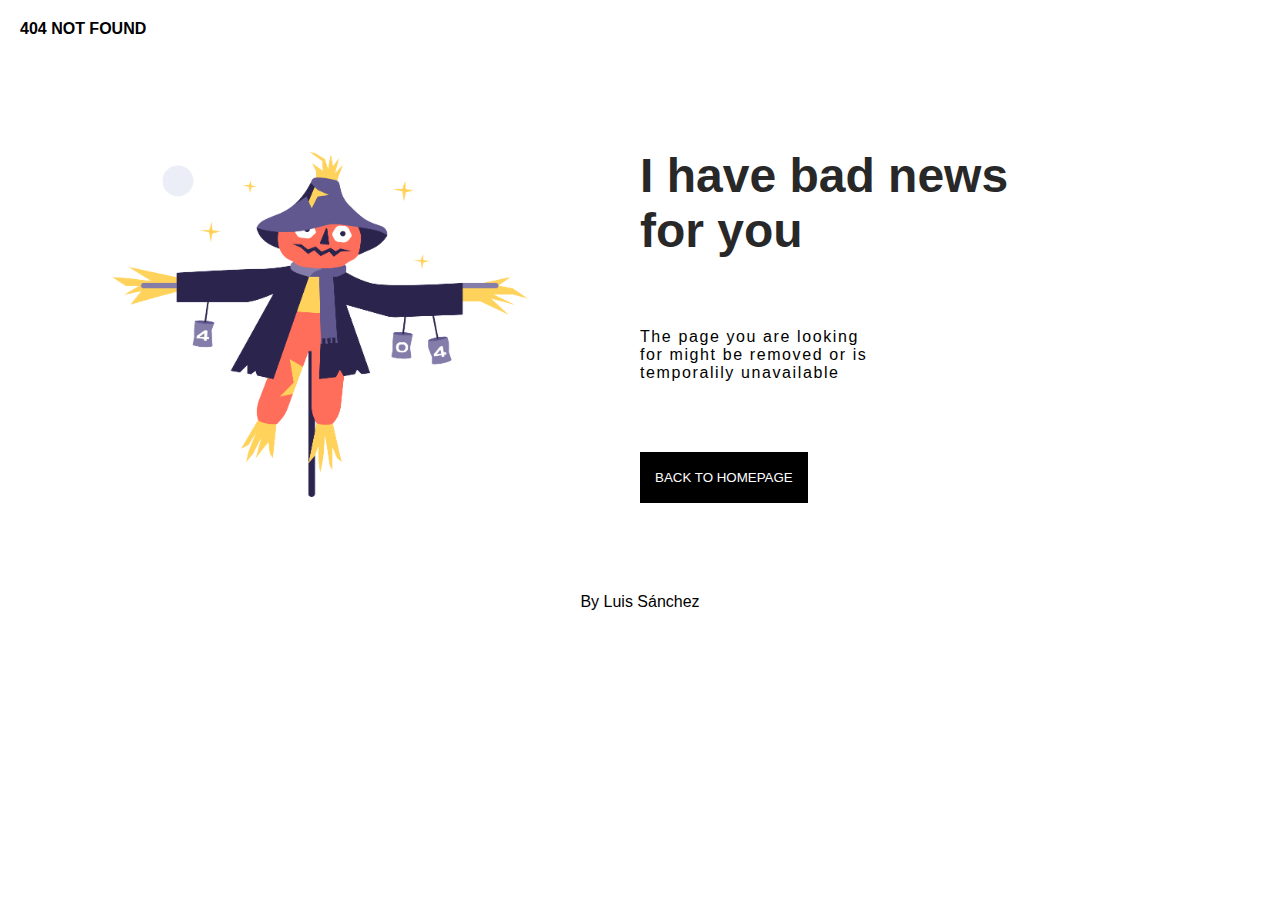
<file: challenge1-404page/index.html>
<!DOCTYPE html>
<html lang="en">
<head>
    <meta charset="UTF-8">
    <meta name="viewport" content="width=device-width, initial-scale=1.0">
    <link rel="stylesheet" href="style.css">
    <title>404 not found</title>
</head>
<body>
    <div class="header">
        <h1>404 NOT FOUND</h1>
    </div>
    <div class="container">
        <div class="wrapperaside">
            <div class="image-container">
                <figure>
                    <img src="img/Scarecrow.png" alt="Scarecrow">
                </figure> 
            </div>
              
        </div>
        <div class="wrapperaside">
            <div class="content-container">
                <h2>I have bad news for you</h2>
                <p>The page you are looking for might be removed or is temporalily unavailable</p>
                <button>BACK TO HOMEPAGE</button>               
            </div>
            
        </div>        
    </div>
    <p class="copyname-footer">By Luis Sánchez</p>
</body>
</html>
</file>
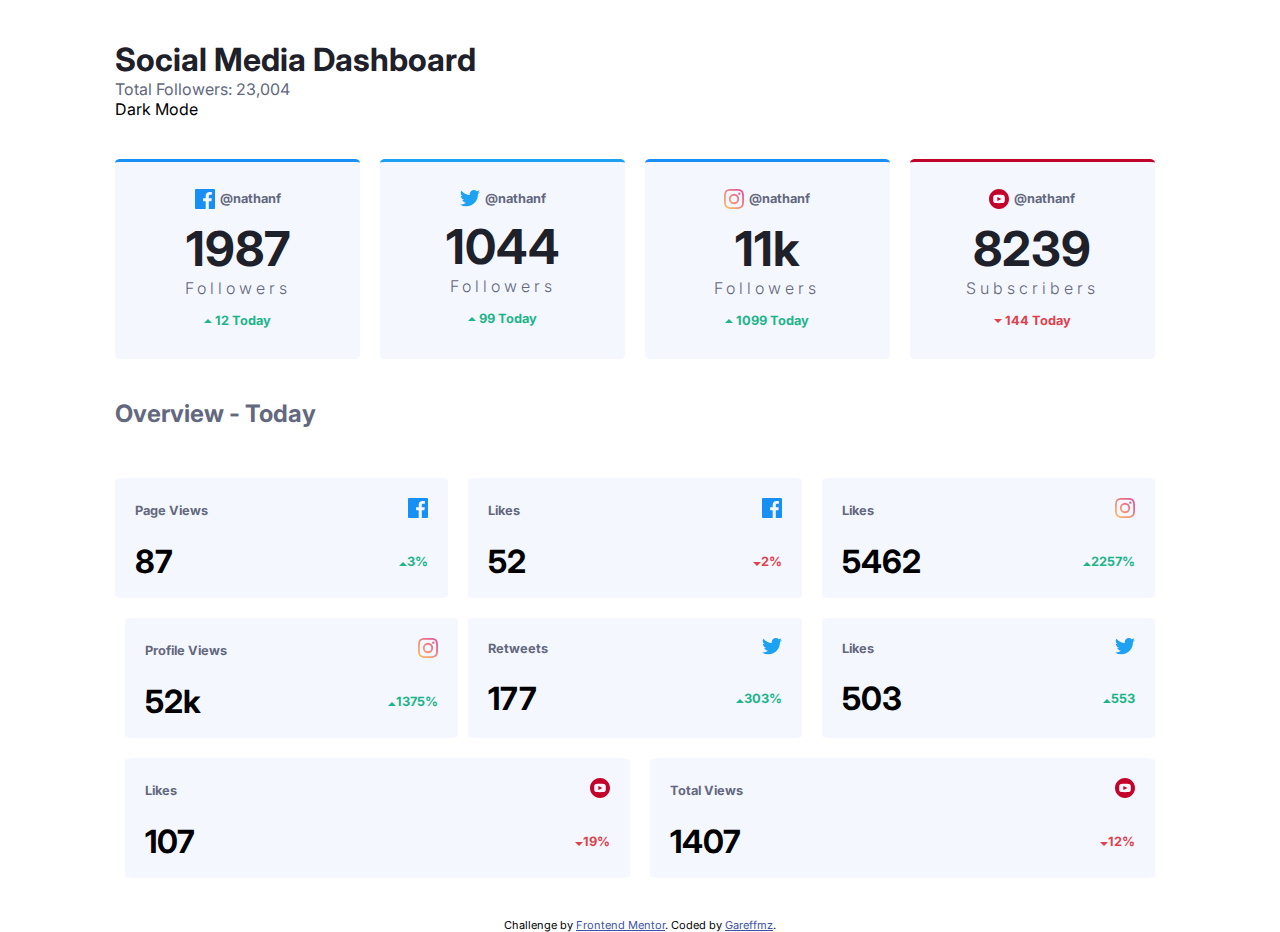
<file: challenge2-dashboard/index.html>
<!DOCTYPE html>
<html lang="en">
<head>
  <meta charset="UTF-8">
  <meta name="viewport" content="width=device-width, initial-scale=1.0"> <!-- displays site properly based on user's device -->
  <link href="https://fonts.googleapis.com/css2?family=Inter:wght@400;700&display=swap" rel="stylesheet">
  <link rel="icon" type="image/png" sizes="32x32" href="./images/favicon-32x32.png">
  <link rel="stylesheet" href="styles/styles.css">
  <title>Frontend Mentor | Dashboard</title>

  <!-- Feel free to remove these styles or customise in your own stylesheet 👍 -->
  <style>
    .attribution { font-size: 11px; text-align: center; }
    .attribution a { color: hsl(228, 45%, 44%); }
  </style>
</head>
<body>
  <header>
    <h1>Social Media Dashboard</h1>
    <p>Total Followers: 23,004</p> 
    Dark Mode
  </header>
<main>
  <div class="content-cards">
    <div class="card">
      <div class="card-social-head">        
        <img src="images/icon-facebook.svg" alt="">
        <p>@nathanf</p>
      </div>
      <div class="card-social-body">
        <p class="csb-metric-numbers">1987</p>
        <p class="csb-metric-follow">Followers</p>
        <p class="csb-metric-today"><span><img src="images/icon-up.svg" alt=""></span>12 Today</p>       
      </div> 
    </div>
    <div class="card">
      <div class="card-social-head">        
        <img src="images/icon-twitter.svg" alt="">
        <p>@nathanf</p>
      </div>
      <div class="card-social-body">
        <p class="csb-metric-numbers">1044</p>
        <p class="csb-metric-follow">Followers</p>
        <p class="csb-metric-today"><span><img src="images/icon-up.svg" alt=""></span>99 Today</p>       
      </div>
    </div>
    <div class="card">
      <div class="card-social-head">        
        <img src="images/icon-instagram.svg" alt="">
        <p>@nathanf</p>
      </div>
      <div class="card-social-body">
        <p class="csb-metric-numbers">11k</p>
        <p class="csb-metric-follow">Followers</p>
        <p class="csb-metric-today"><span><img src="images/icon-up.svg" alt=""></span>1099 Today</p>       
      </div>
 </div>
    <div class="card">
      <div class="card-social-head">        
        <img src="images/icon-youtube.svg" alt="">
        <p>@nathanf</p>
      </div>
      <div class="card-social-body">
        <p class="csb-metric-numbers">8239</p>
        <p class="csb-metric-follow">Subscribers</p>
        <p class="csb-metric-today today-down"><span><img src="images/icon-down.svg" alt=""></span>144 Today</p>       
      </div>
    </div>
  </div>
  <div class="overview-container">
    <h2>Overview - Today</h2>
  </div>
  <div class="content-cards-metrics">
    <div class="card-metric">
      <div class="card-head-metric">
        <h3>Page Views</h3>
        <span><img src="images/icon-facebook.svg" alt=""></span>
      </div>
      <div class="card-body-metric">
        <p>87</p>
        <p><span><img src="images/icon-up.svg" alt=""></span>3%</p>
      </div>    
    </div>
    <div class="card-metric">
      <div class="card-head-metric">
        <h3>Likes</h3>
        <span><img src="images/icon-facebook.svg" alt=""></span>
      </div>
      <div class="card-body-metric">
        <p>52</p>
        <p class="metric-down"><span><img src="images/icon-down.svg" alt=""></span>2%</p>
      </div>    
    </div>
    <div class="card-metric">
      <div class="card-head-metric">
        <h3>Likes</h3>
        <span><img src="images/icon-instagram.svg" alt=""></span>
      </div>
      <div class="card-body-metric">
        <p>5462</p>
        <p><span><img src="images/icon-up.svg" alt=""></span>2257%</p>
      </div>    
    </div>
    <div class="card-metric">
      <div class="card-head-metric">
        <h3>Profile Views</h3>
        <span><img src="images/icon-instagram.svg" alt=""></span>
      </div>
      <div class="card-body-metric">
        <p>52k</p>
        <p><span><img src="images/icon-up.svg" alt=""></span>1375%</p>
      </div>    
    </div>
    <div class="card-metric">
      <div class="card-head-metric">
        <h3>Retweets</h3>
        <span><img src="images/icon-twitter.svg" alt=""></span>
      </div>
      <div class="card-body-metric">
        <p>177</p>
        <p><span><img src="images/icon-up.svg" alt=""></span>303%</p>
      </div>    
    </div>
    <div class="card-metric">
      <div class="card-head-metric">
        <h3>Likes</h3>
        <span><img src="images/icon-twitter.svg" alt=""></span>
      </div>
      <div class="card-body-metric">
        <p>503</p>
        <p><span><img src="images/icon-up.svg" alt=""></span>553</p>
      </div>    
    </div>
    <div class="card-metric">
      <div class="card-head-metric">  
        <h3>Likes</h3>
        <span><img src="images/icon-youtube.svg" alt=""></span>
      </div>
      <div class="card-body-metric">
        <p>107</p>
        <p class="metric-down"><span><img src="images/icon-down.svg" alt="">19%</span>        
        </p>
      </div>    
    </div>
    <div class="card-metric">
      <div class="card-head-metric">
        <h3>Total Views</h3>
        <span><img src="images/icon-youtube.svg" alt=""></span>
      </div>
      <div class="card-body-metric">
        <p>1407</p>
        <p class="metric-down" ><span><img src="images/icon-down.svg" alt=""></span>12%</p>
      </div>    
    </div>
  </div>
</main>
  <div class="attribution">
    Challenge by <a href="https://www.frontendmentor.io?ref=challenge" target="_blank">Frontend Mentor</a>. 
    Coded by <a href="#">Gareffmz</a>.
  </div>
</body>
</html>
</file>
<file: challenge1-404page/style.css>
*{
    padding: 0px;
    margin: 0px;
    font-family:Arial, Helvetica, sans-serif
}

.header{
    padding: 20px;
    font-size:0.5rem;;
}
.container{
    height: 90%;
    display: flex;
    flex-direction:row;
}

.wrapperaside{
width:50%;
}
.image-container{
    width: 100%;
    height: 100%;
    display: flex;
    align-items: center;
}
figure{    
    width: 65%;
    height:65%;
    margin: auto;
    
}
figure img{
    width: 100%;
}
.content-container{ 
    padding:90px 0px;
}
.content-container h2{
font-size:3rem ;
width: 60%;
color: rgb(41, 40, 40);
}
.content-container p{
    margin:70px 0px;
    font-size: 1rem;
    width: 240px;
    letter-spacing: 0.1rem;
}
.content-container button{
    border: none;
    color:#ffffff;
    padding: 18px 15px;
    cursor: pointer;
    background-color: black;
}
.content-container button:hover{
    transition: 0.3s;
    background-color: rgb(68, 68, 68);
}
.copyname-footer{
    text-align: center;
}
@media (min-width:768px) and (max-width:991px){
    figure{    
        width: 95%;
        height:75%;       
    }
    .content-container h2{
        font-size:3rem ;
        width: 80%;
     }
        .content-container p{
            margin:50px 0px;
            font-size: 1rem;
            width: 240px;
        }
}
@media (max-width:767px){
    .container{
        width: 100%;
        display: flex;
        flex-direction:column;
    }
    .wrapperaside{
        width:100%;
        }
    figure{    
        width: 85%;
        height:75%;       
    }
    .content-container{ 
        padding:20px 5px;
    }
    .content-container h2{        
        font-size:2.2rem ;
        width: 100%;
     }
        .content-container p{
            margin:30px 0px;
            font-size: 1rem;
            width: 240px;
        }
}
</file>
<file: challenge2-dashboard/styles/styles.css>
*{
    padding: 0px;
    margin:0px;
    --LimeGreen: hsl(163, 72%, 41%);
    --BrightRed: hsl(356, 69%, 56%);    
    --Facebook: hsl(208, 92%, 53%);
    --Twitter: hsl(203, 89%, 53%);
    --Instagram: linear-gradient(to right,#fdc468, #df4996);
    --YouTube: hsl(348, 97%, 39%);
    --ToggleDark:linear gradient hsl(210, 78%, 56%) to hsl(146, 68%, 55%);
    --ToggleLight: hsl(230, 22%, 74%);
    --bg-card-light: hsl(225, 100%, 98%);
    --bg-card-light-hover:hsl(227, 47%, 96%);
    --text-gray:hsl(228, 12%, 44%);
    --text-dark:hsl(230, 17%, 14%);
}
body{
font-family: 'Inter', sans-serif;
width: 100%;
}

header{
    box-sizing: border-box;
    padding: 40px 9%;
}
header>h1{
    color:var(--text-dark);
}
header>p{
    color:var(--text-gray)
}
main{
    padding: 0px 9%;    
}
.content-cards{
    display: flex;
    box-sizing: border-box;
}
.card{
    box-sizing: border-box;
    border-radius: 2%;
    display: flex;
    flex-direction: column;
    justify-content: center;   
    align-items: center;
    flex-grow: 1;
    margin: 0px 10px;
    width: 250px;
    height: 200px;
    border-top: 3px solid var(--Facebook);
    font-weight:300;
    background-color:var(--bg-card-light);
    color:var(--text-gray)
}
.card:nth-child(1){
    margin-left: 0px;
}
.card .card-social-head{
    display: flex;
    align-items: center;
    padding: 10px;
}
.card .card-social-head p{
    margin-left: 5px;
    font-size: 0.8rem;
    font-weight: 700;
}
.card .card-social-body{
    display: flex;
    flex-direction: column;
    align-items: center;
}
.card .card-social-body .csb-metric-numbers{
    color:var(--text-dark);
    font-weight:700;
    font-size: 3rem;
}
.card .card-social-body .csb-metric-follow{
    letter-spacing: 4px;
}
.card .card-social-body .csb-metric-today{
    padding:15px;
    font-size: 0.8rem;
    font-weight: 700;
    color: var(--LimeGreen);
}
.card .card-social-body .csb-metric-today img{
    margin-right:3px;
    margin-bottom:2px;
}
.card .card-social-body .today-down{
    color:var(--BrightRed);
}

.card:hover{
    cursor:pointer;
    background-color:var(--bg-card-light-hover) ;
    transition: .2s;
}
.card:nth-child(2){
    border-top: 3px solid var(--Twitter);
}

.card:nth-child(4){
    border-top: 3px solid var(--YouTube);
}
.card>p:nth-child(1){
    padding:15px ;
}
.card>p:nth-child(2){
    color:var(--text-dark);
    font-weight:700;
    font-size: 3rem;
}
.card>p:nth-child(3){
    letter-spacing: 4px;
}
.card>p:nth-child(4){
    padding:15px;    
    color: var(--LimeGreen);
}

.overview-container{
    padding:40px 0px;
    color:var(--text-gray);
}
.content-cards-metrics{
    display: flex;
    flex-direction: row;
    flex-wrap: wrap;
    margin-bottom: 30px;
}
.content-cards-metrics .card-metric{
    box-sizing: border-box;
    border-radius: 2%;
    width: 250px;
    height: 120px;
    padding: 20px;    
    margin: 10px 10px; 
    background-color:var(--bg-card-light);
    display: flex;
    flex-direction: column;
    flex-grow: 1;   
}
.card-metric:nth-child(1){
    margin-left: 0px;
}
.card-metric:nth-child(5){
    margin-left: 0px;
}
.card-head-metric{
    display:flex;
    flex-direction:row;
    justify-content: space-between;
    align-items: center;
}
.card-body-metric{
    display:flex;
    flex-direction:row;
    justify-content: space-between;
    align-items: center;
    padding-top: 20px;
}

.card-head-metric h3{
    font-size: 0.8rem;
    color:var(--text-gray);
}
.card-body-metric p{
    font-size: 2rem;
    font-weight: 700;
}
.card-body-metric p:nth-child(2){    
    color:var(--LimeGreen);
    font-size: 0.8rem;
    font-weight: 700;
}
.card-metric .card-body-metric .metric-down{
    color:var(--BrightRed);
}
</file>
